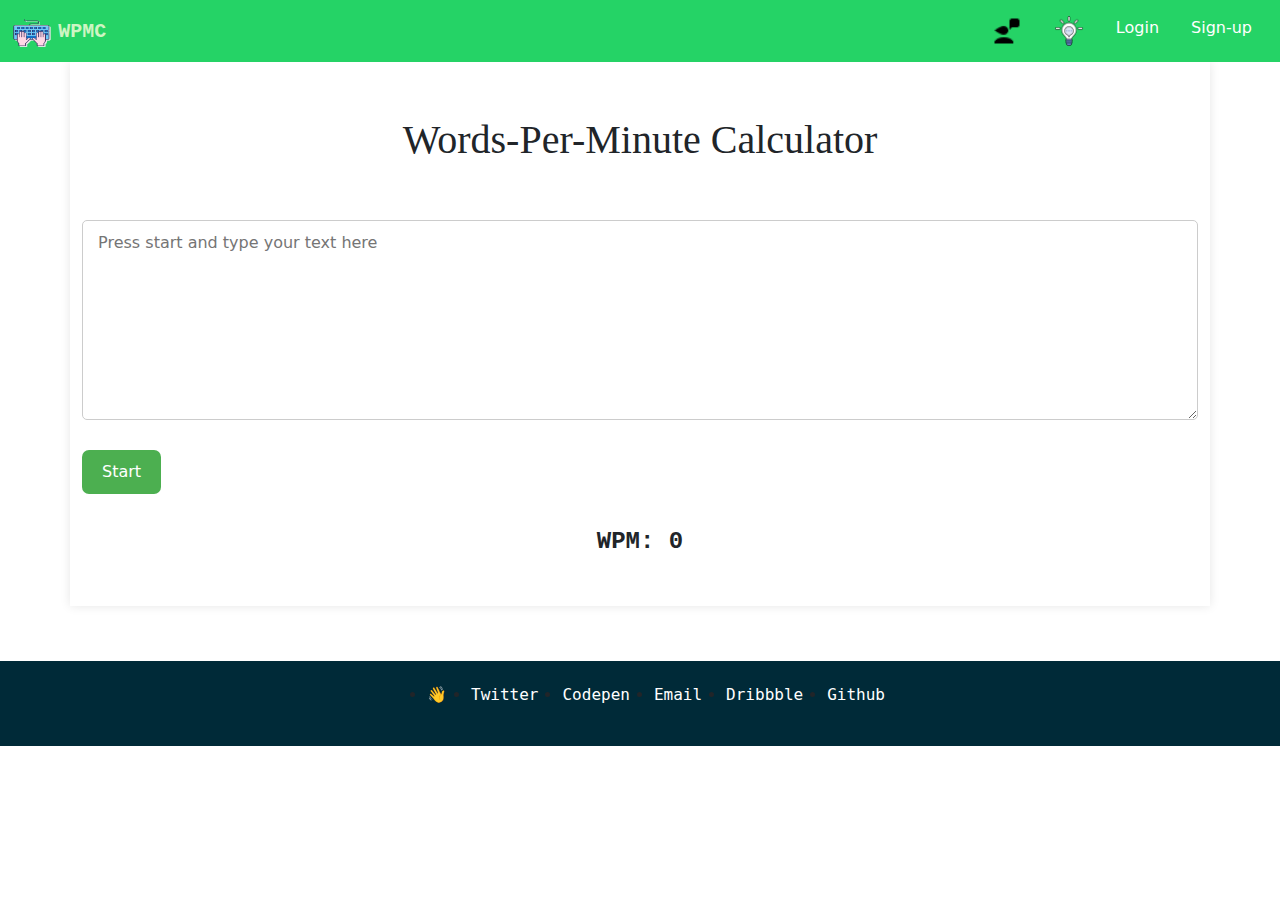
<file: index.html>
<!DOCTYPE html>
<html>
<head>
	<title>Words Per Minute Calculator</title>
	<link rel="stylesheet" type="text/css" href="style.css">
	<link href="https://cdn.jsdelivr.net/npm/bootstrap@5.3.0-alpha1/dist/css/bootstrap.min.css" rel="stylesheet" >
	<link rel="stylesheet" type="text/css" href="footer.css">
	<link rel="icon" href="./assets/logo.png" type="image/x-icon">
</head>
<style>
	.nav-link{
		align-items: center;
		color: white;
	}

</style>
<body>
	<!-- Navigation bar starts here -->

	<nav class="navbar ">
		<div class="container-fluid">
			<div class="navbar-header">
		  <a class="navbar-brand" href="index.html">
			<img src="./assets/logo.png" alt="Logo" width="40" height="30" class="d-inline-block align-text-top">
			<strong style="color: rgb(205, 245, 195); font-family:'Courier New', Courier, monospace;"> WPMC</strong>
		  </a>
		</div>
				<ul class="nav justify-content-end">
					<li class="nav-item" >
						<a class="nav-link" href="speechtotext.html"><img src="./assets/speechtotext.png" alt="speechtotext" width="30" height="30" ></a>
				 	</li>
					<li class="nav-item">
						<a class="nav-link" href="tips.html"><img src="./assets/tips.png" alt="tips" width="30" height="30"></a>
				 	</li>
					<li class="nav-item">
			  			<a class="nav-link" href="./login.html">Login</a>
					</li>
					<li class="nav-item">
			  			<a class="nav-link" href="./signup.html">Sign-up</a>
					</li>
		  		</ul>	
    	</div>
	</nav>
<!-- Navigation bar ends here -->

<!-- Main content area starts here -->
	<div class="container">
		<br>
		<h1 style="font-family :Georgia, 'Times New Roman', Times, serif">Words-Per-Minute Calculator</h1>
		<br><br>
		<textarea id="text" placeholder=" Press start and type your text here"></textarea>
		<button id="start-btn" >Start</button>
		<p id="wpm">WPM: 0</p>
	</div>
<!--Main content area ends here  -->

<!-- Footer starts here -->
	<footer>
		<div class="footerlinks w-100 py-4">
			<ul class="footerlist">
			  <li><a href="https://twitter.com/julesforrest" class="flink" >Twitter</a></li>
			  <li><a href="https://codepen.io/julesforrest" class="flink">Codepen</a></li>
			  <li><a href="mailto:julesforrest@gmail.com" class="flink">Email</a></li>
			  <li><a href="https://dribbble.com/julesforrest" class="flink">Dribbble</a></li>
			  <li><a href="https://github.com/julesforrest" class="flink">Github</a></li>
			  <li>
				<p>👋</p>
			  </li>
			</ul>
		  </div>
	</footer>
<!-- Footer ends here -->

	<script src="script.js"></script>
</body>
</html>
</file>
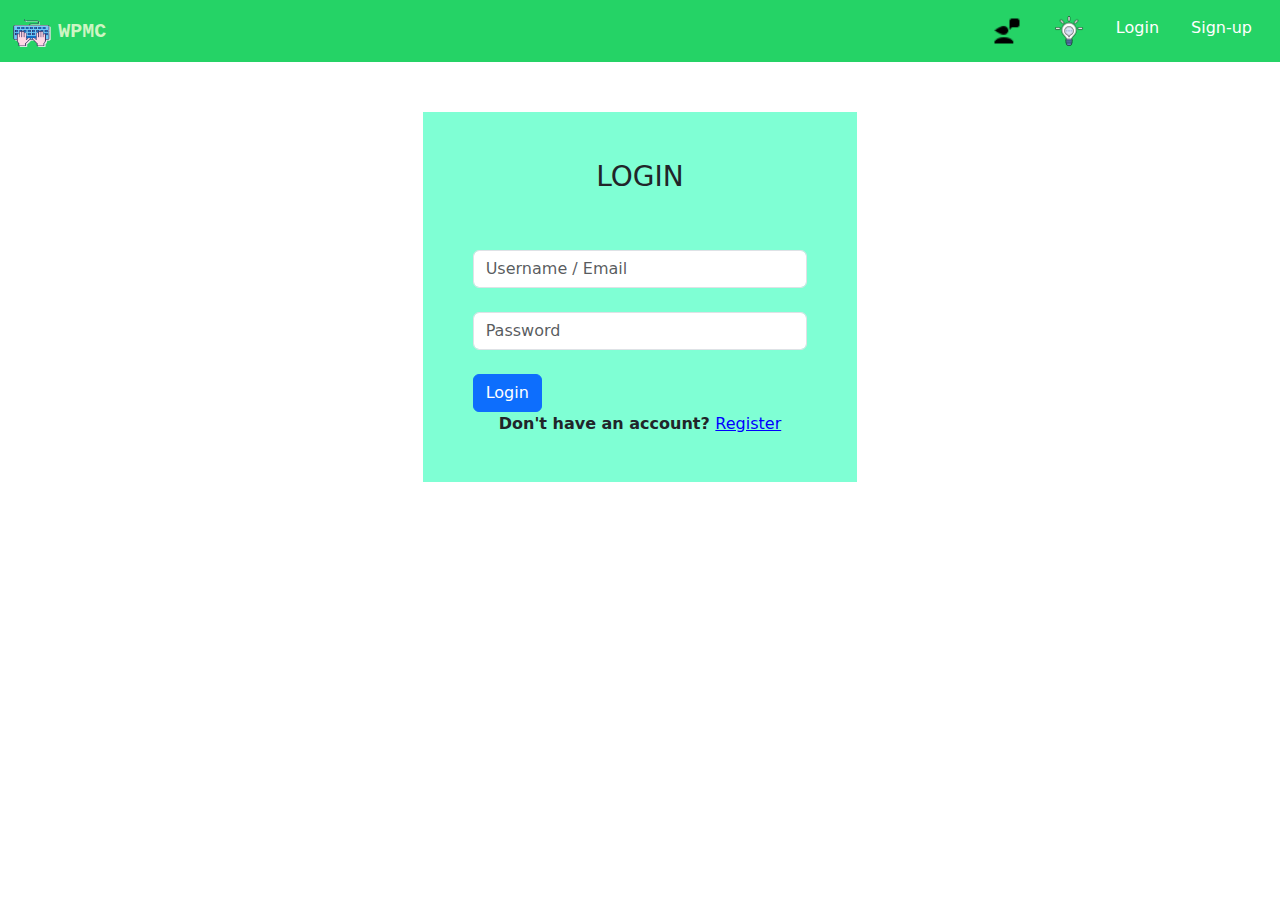
<file: login.html>
<!DOCTYPE html>
<html lang="en">
<head>
    <meta charset="UTF-8">
    <meta http-equiv="X-UA-Compatible" content="IE=edge">
    <meta name="viewport" content="width=device-width, initial-scale=1.0">
    <title>WPMC-Login</title>
    <link rel="stylesheet" type="text/css" href="style.css">
    <link href="https://cdn.jsdelivr.net/npm/bootstrap@5.3.0-alpha1/dist/css/bootstrap.min.css" rel="stylesheet" >
    <link rel="icon" href="./assets/logo.png" type="image/x-icon">
</head>
<style>
    .loginform{
        background-color: aquamarine;
        margin-top: 50px;
        padding: 0px 50px 30px 50px;
    }
    .nav-link{
		color: white;
	}

</style>
<body>

    	<!-- Navigation bar starts here -->
    <nav class="navbar ">
		<div class="container-fluid">
			<div class="navbar-header">
		  <a class="navbar-brand" href="index.html">
			<img src="./assets/logo.png" alt="Logo" width="40" height="30" class="d-inline-block align-text-top">
			<strong style="color: rgb(205, 245, 195); font-family:'Courier New', Courier, monospace;">WPMC</strong>
		  </a>
		</div>
				<ul class="nav justify-content-end">
                    <li class="nav-item">
						<a class="nav-link" href="speechtotext.html"><img src="./assets/speechtotext.png" alt="speechtotext" width="30" height="30"></a>
				 	</li>
                    <li class="nav-item">
						<a class="nav-link" href="tips.html"><img src="./assets/tips.png" alt="tips" width="30" height="30"></a>
				 	</li>
					<li class="nav-item">
			  			<a class="nav-link"  href="./login.html">Login</a>
					</li>
					<li class="nav-item">
			  			<a class="nav-link" href="./signup.html">Sign-up</a>
					</li>
		  		</ul>	
    	</div>
	</nav>
    <!-- Navigation bar ends here -->

    
    <div class="row">
        <div class="col-md-4"></div>

        <!-- Login form content starts here -->

        <div class="col-md-4 loginform">
            <br><br>
           <center><h3>LOGIN</h3></center> 
           <br><br>
           <form action="index.html" method="post" >
            <div class="form-group">
                <input type="text" name="name" class="form-control required" placeholder="Username / Email">
            </div>
            <br>
            <div class="form-group">
                <input type="password" name="password" class="form-control required" placeholder="Password">
            </div>
            <br>
            <button type="submit" class="btn btn-primary">Login</button>
            <div class="text-center">                
                <p> <strong> Don't have an account? </strong>
                    <a href="./signup.html" style="color:blue ;">Register</a></p>
              </div>

           </form>
        </div>
     <!-- Login form content ends here -->
        <div class="col-md-4"></div>
    </div>




















    <!-- <div id="login">
        <h3 class="text-center text-white pt-5">Login form</h3>
        <div class="container">
            <div id="login-row" class="row justify-content-center align-items-center">
                <div id="login-column" class="col-md-6">
                    <div id="login-box" class="col-md-12">
                        <form id="login-form" class="form" action="" method="post">
                            <h3 class="text-center text-info">Login</h3>
                            <div class="form-group">
                                <label for="username" class="text-info">Username:</label><br>
                                <input type="text" name="username" id="username" class="form-control">
                            </div>
                            <div class="form-group">
                                <label for="password" class="text-info">Password:</label><br>
                                <input type="text" name="password" id="password" class="form-control">
                            </div>
                            <div class="form-group">
                                <label for="remember-me" class="text-info"><span>Remember me</span> <span><input id="remember-me" name="remember-me" type="checkbox"></span></label><br>
                                <input type="submit" name="submit" class="btn btn-info btn-md" value="submit">
                            </div>
                            <div id="register-link" class="text-right">
                                <a href="#" class="text-info">Register here</a>
                            </div>
                        </form>
                    </div>
                </div>
            </div>
        </div>
    </div> -->
</body>
</html>
</file>
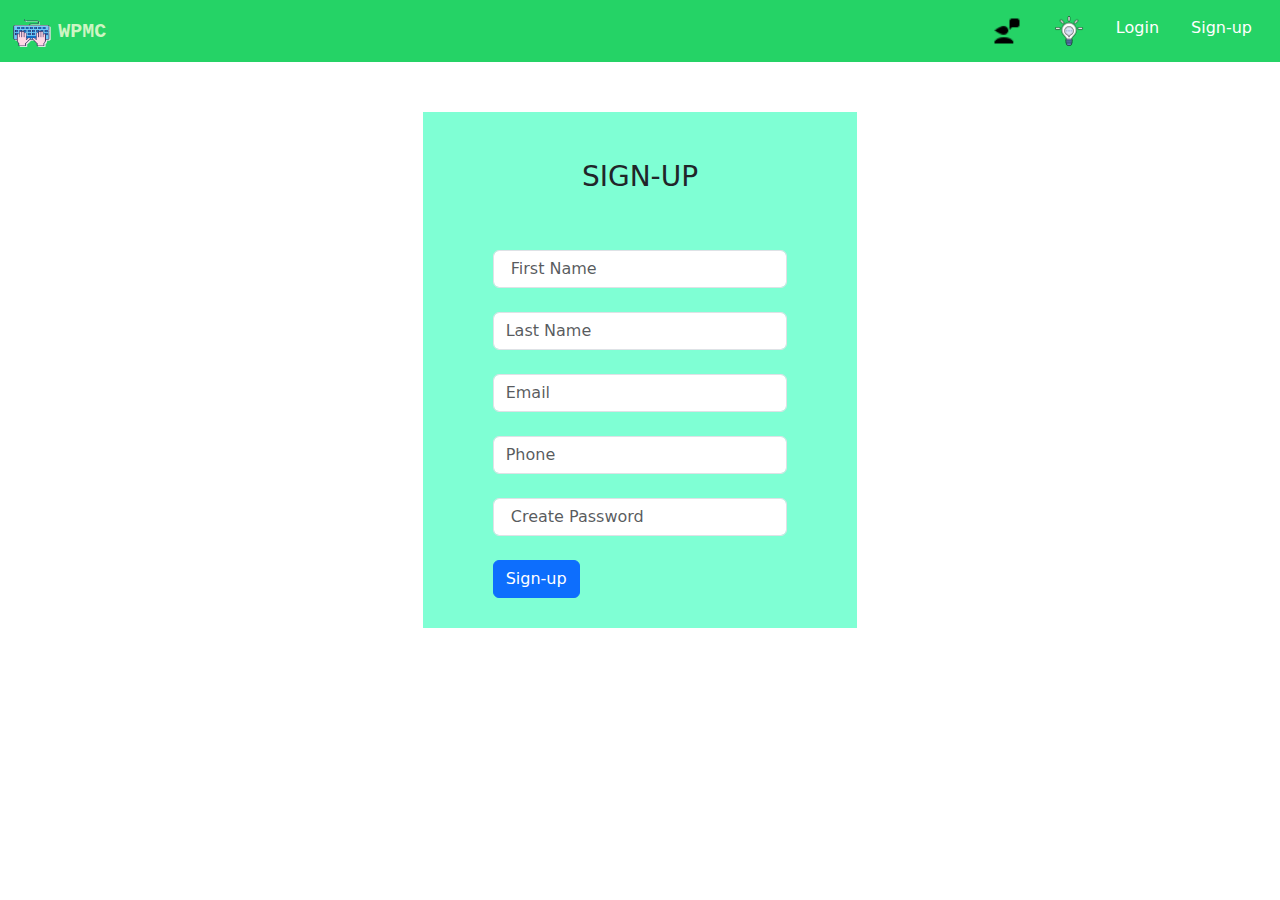
<file: signup.html>
<!DOCTYPE html>
<html lang="en">
<head>
    <meta charset="UTF-8">
    <meta http-equiv="X-UA-Compatible" content="IE=edge">
    <meta name="viewport" content="width=device-width, initial-scale=1.0">
    <title>WPMC-Signup</title>
    <link rel="stylesheet" type="text/css" href="style.css">
    <link href="https://cdn.jsdelivr.net/npm/bootstrap@5.3.0-alpha1/dist/css/bootstrap.min.css" rel="stylesheet" >
    <link rel="icon" href="./assets/logo.png" type="image/x-icon">
</head>
<style>
    .signform{
        background-color: aquamarine;
        margin-top: 50px;
        padding: 0px 70px 30px 70px;
    }
    .nav-link{
		color: white;
	}
</style>
<body>

    <!-- Navigation bar starts here -->
    <nav class="navbar ">
		<div class="container-fluid">
			<div class="navbar-header">
		  <a class="navbar-brand" href="index.html">
			<img src="./assets/logo.png" alt="Logo" width="40" height="30" class="d-inline-block align-text-top">
			<strong style="color: rgb(205, 245, 195);font-family:'Courier New', Courier, monospace;">WPMC</strong>
		  </a>
		</div>
				<ul class="nav justify-content-end">
                    <li class="nav-item">
						<a class="nav-link" href="speechtotext.html"><img src="./assets/speechtotext.png" alt="speechtotext" width="30" height="30"></a>
				 	</li>
                    <li class="nav-item">
						<a class="nav-link" href="tips.html"><img src="./assets/tips.png" alt="tips" width="30" height="30"></a>
				 	</li>
					<li class="nav-item">
			  			<a class="nav-link"  href="./login.html">Login</a>
					</li>
					<li class="nav-item">
			  			<a class="nav-link" href="./signup.html">Sign-up</a>
					</li>
		  		</ul>	
    	</div>
	</nav>
    <!-- Navigation bar ends here -->


    <div class="row">
        <div class="col-md-4"></div>

        <!-- Sign-up form starts here -->
        <div class="col-md-4 signform">
            <br><br>
           <center><h3>SIGN-UP </h3></center> 
           <br><br>
           <form action="login.html" method="post">
            <div class="form-group">
                <input type="text" name="fname" class="form-control required" placeholder=" First Name">
            </div>
            <br>
            <div class="form-group">
                <input type="text" name="lname" class="form-control required" placeholder="Last Name">
            </div>
            <br>
            <div class="form-group">
                <input type="email" name="email" class="form-control required" placeholder="Email">
            </div>
            <br>
            <div class="form-group">
                <input type="number" name="phone" class="form-control required" placeholder="Phone">
            </div>
            <br>
            <div class="form-group">
                <input type="password" name="cpass" class="form-control required" placeholder=" Create Password">
            </div>
            <br>
            <button type="submit" class="btn btn-primary">Sign-up</button>
            
           </form>
        </div>
        <!-- Sign-up form ends here -->
        
        <div class="col-md-4"></div>
    </div>
</file>
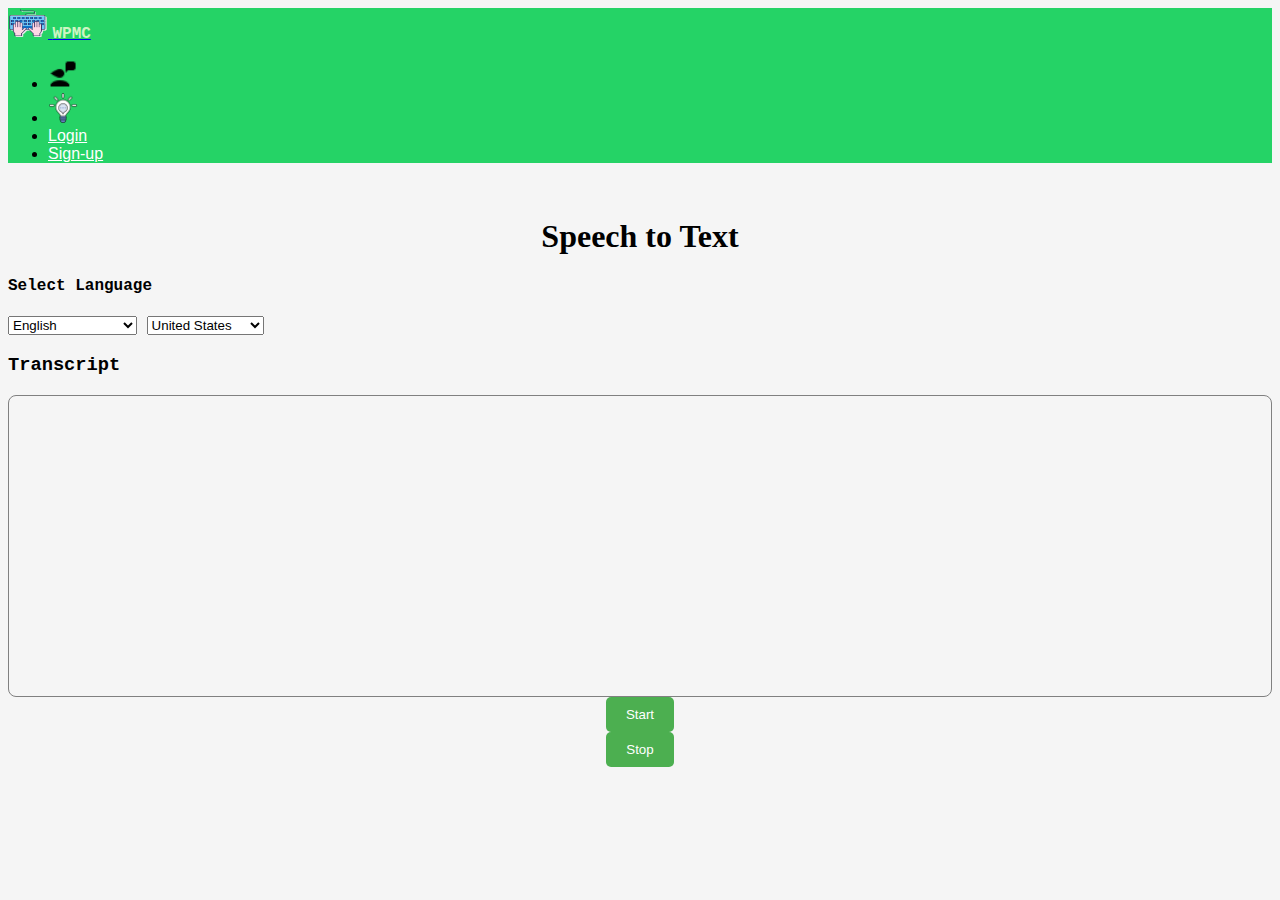
<file: speechtotext.html>
<!DOCTYPE html>
<html lang="en">

<head>
    <meta charset="UTF-8" />
    <meta name="viewport" content="width=device-width, initial-scale=1.0" />
    <link rel="stylesheet" type="text/css" href="style.css">
    <link href="https://cdn.jsdelivr.net/npm/bootstrap@5.3.0-alpha1/dist/css/bootstrap.min.css" rel="stylesheet" integrity="sha384-GLhlTQ8iRABdZLl6O3oVMWSktQOp6b7In1Zl3/Jr59b6EGGoI1aFkw7cmDA6j6gD" crossorigin="anonymous">
     <title>WPMC-Speech to Text</title>
     <link rel="icon" href="./assets/logo.png" type="image/x-icon">
	
</head>
<style>
    .mt-4{
        font-weight: bold;
        font-family:'Courier New', Courier, monospace ;
    }
    .nav-link{
		color: white;
	}
</style>

<body>

    <!-- Navigation bar starts here -->
    <nav class="navbar ">
		<div class="container-fluid">
			<div class="navbar-header">
		  <a class="navbar-brand" href="index.html">
			<img src="./assets/logo.png" alt="Logo" width="40" height="30" class="d-inline-block align-text-top">
			<strong style="color: rgb(205, 245, 195); font-family:'Courier New', Courier, monospace;"> WPMC</strong>
		  </a>
		</div>
				<ul class="nav justify-content-end">
					<li class="nav-item" >
						<a class="nav-link" href="speechtotext.html"><img src="./assets/speechtotext.png" alt="speechtotext" width="30" height="30" ></a>
				 	</li>
					<li class="nav-item">
						<a class="nav-link" href="tips.html"><img src="./assets/tips.png" alt="tips" width="30" height="30"></a>
				 	</li>
					<li class="nav-item">
			  			<a class="nav-link" href="./login.html">Login</a>
					</li>
					<li class="nav-item">
			  			<a class="nav-link" href="./signup.html">Sign-up</a>
					</li>
		  		</ul>	
    	</div>
	</nav>
    <!-- Navigation bar ends here -->


    <div class="row">
        <div class="col-md-2"></div>

        <!-- Speech to text main content area starts here -->
        <div class="col-md-8">
            <br>
            <h1 style="font-family :Georgia, 'Times New Roman', Times, serif; text-align: center;">Speech to Text</h1>
            
    <div class="mt-4" id="div_language">
        <h4 class="mb-3"><strong>Select Language</strong></h4>
        <select class="form-select" id="select_language" onchange="updateCountry()"></select>
        <select class="form-select mt-2" id="select_dialect"></select>
    </div>
    <h3 class="mt-4" >Transcript</h3>
    <div class="p-3" style="border: 1px solid gray; height: 300px; border-radius: 8px;">
        <span id="final"></span>
        <span id="interim"></span>
    </div>
    <div class="mt-4">
        <button  class="btn btn-success" id="start">Start</button>
        <button class="btn btn-danger" id="stop">Stop</button>
        <p id="status" class="lead mt-3" style="display: none">Listening...</p>
    </div>
    </div>
    <!-- Speech to text main content area ends here -->
    
    <div class="col-md-2"></div>
</div>
</body>

<script src="./language.js"></script>
<script src="./speechRecognition.js"></script>
</html>
</file>
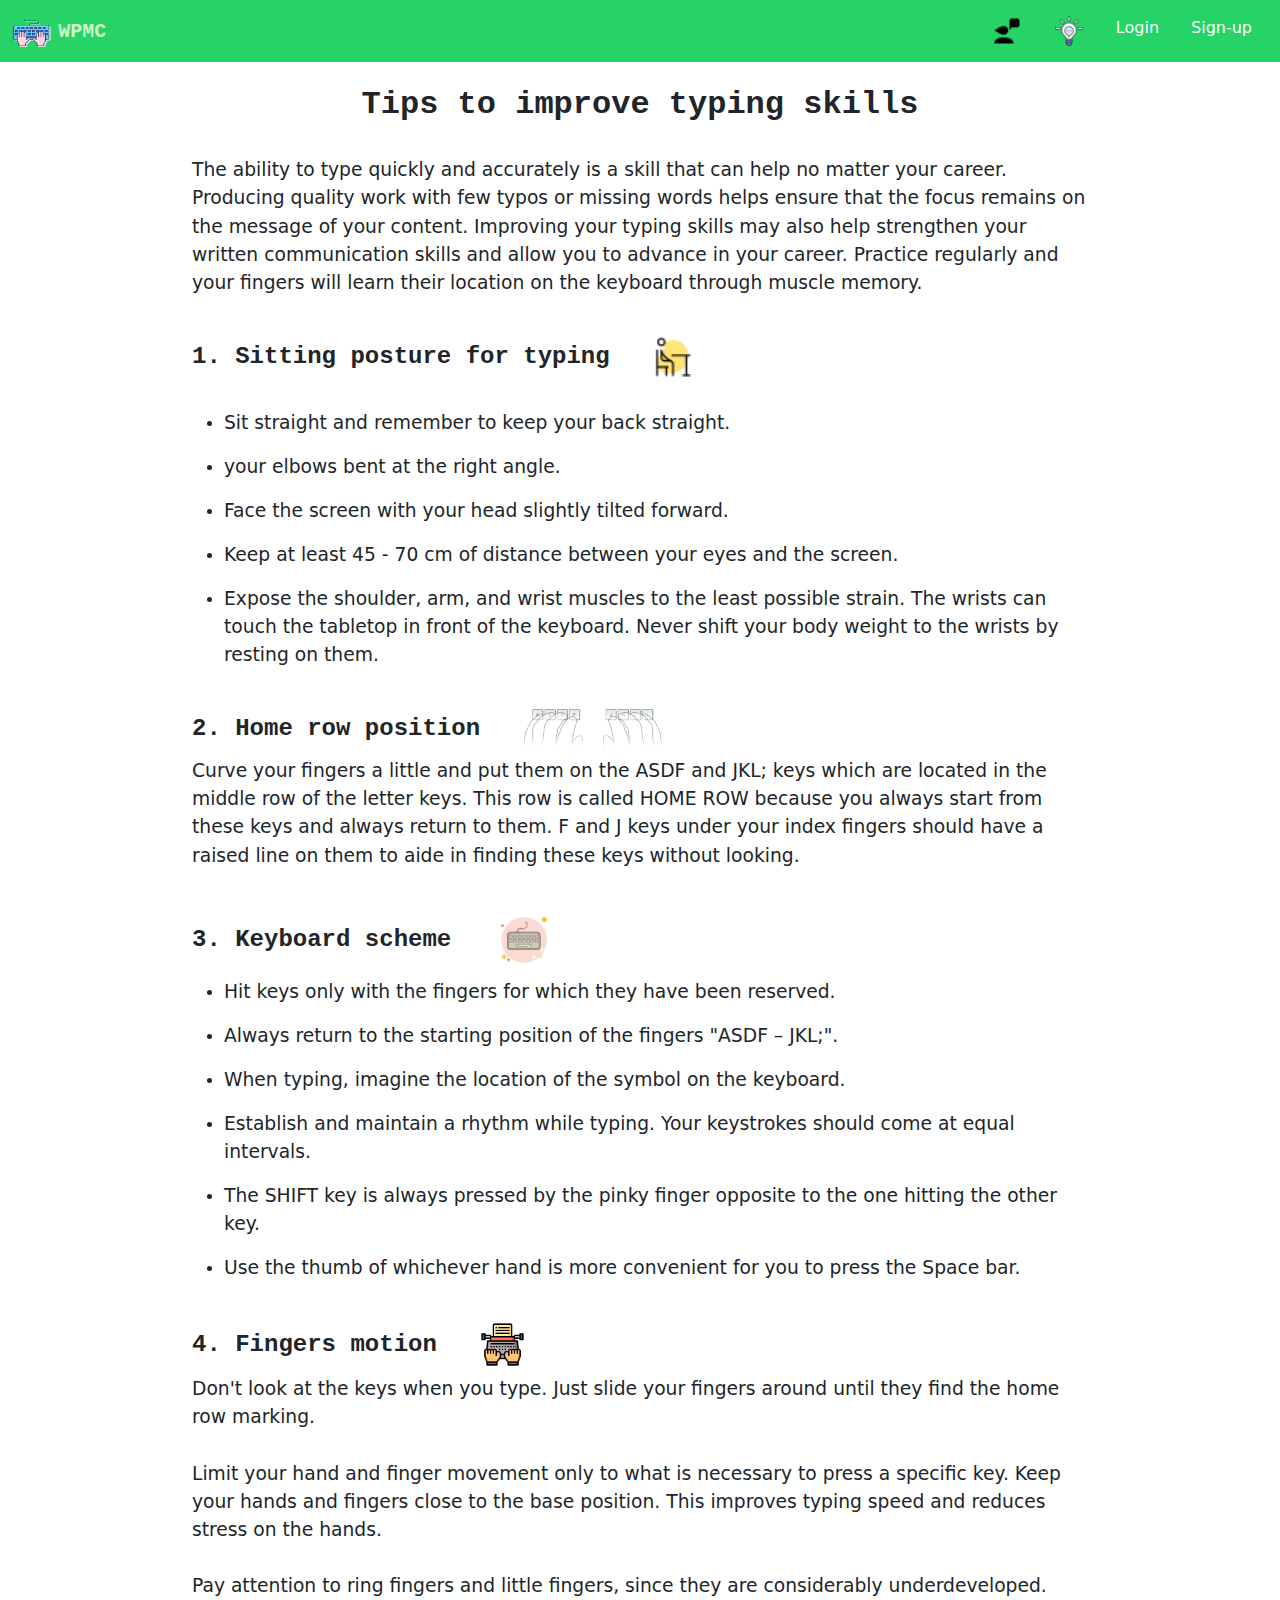
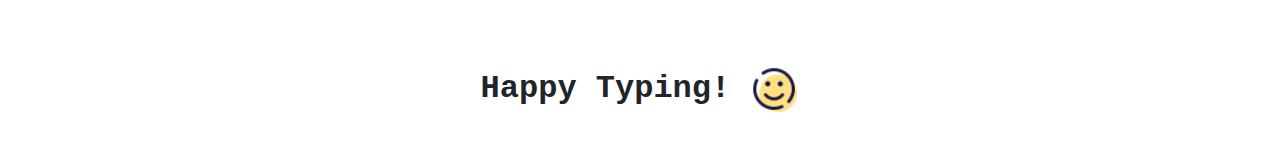
<file: tips.html>
<!DOCTYPE html>
<html lang="en">
<head>
    <meta charset="UTF-8">
    <meta http-equiv="X-UA-Compatible" content="IE=edge">
    <meta name="viewport" content="width=device-width, initial-scale=1.0">
    <title>WPMC-Tips</title>
    <link rel="stylesheet" type="text/css" href="style.css">
	<link href="https://cdn.jsdelivr.net/npm/bootstrap@5.3.0-alpha1/dist/css/bootstrap.min.css" rel="stylesheet" >
	<link rel="icon" href="./assets/logo.png" type="image/x-icon">

</head>
<style>
	.nav-link{
		color: white;
	}
	h2{
		font-family:'Courier New', Courier, monospace ;
		font-weight: bold;
		text-align: center;
	}
	p{		 
		font-size: 1.17rem; 
	}
	h4{
		font-family:'Courier New', Courier, monospace ;
		font-weight: bold;

	}
</style>
<body>

    <!-- Navigation bar starts here -->
	<nav class="navbar ">
		<div class="container-fluid">
			<div class="navbar-header">
		  <a class="navbar-brand" href="index.html">
			<img src="./assets/logo.png" alt="Logo" width="40" height="30" class="d-inline-block align-text-top">
			<strong style="color: rgb(205, 245, 195); font-family:'Courier New', Courier, monospace;"> WPMC</strong>
		  </a>
		</div>
				<ul class="nav justify-content-end">
					<li class="nav-item" >
						<a class="nav-link" href="speechtotext.html"><img src="./assets/speechtotext.png" alt="speechtotext" width="30" height="30" ></a>
				 	</li>
					<li class="nav-item">
						<a class="nav-link" href="tips.html"><img src="./assets/tips.png" alt="tips" width="30" height="30"></a>
				 	</li>
					<li class="nav-item">
			  			<a class="nav-link" href="./login.html">Login</a>
					</li>
					<li class="nav-item">
			  			<a class="nav-link" href="./signup.html">Sign-up</a>
					</li>
		  		</ul>	
    	</div>
	</nav>
	<!-- Navigation bar ends here -->

<br>

<!-- Tips main area content starts here -->

   <h2> Tips to improve typing skills</h2>
	<br>
<div style=" padding: 0 15% 0 15%;" >	
  <p>The ability to type quickly and accurately is a skill that can help no matter your career. 
	Producing quality work with few typos or missing words helps ensure that the focus remains on the message of your content.
	Improving your typing skills may also help strengthen your written communication skills and allow you to advance in your career.
	Practice regularly and your fingers will learn their location on the keyboard through muscle memory.</p>
	<br>
	
	<h4>1. Sitting posture for typing &nbsp; <img src="./assets/sit.png" alt="sitting posture" height="40" width="40"></h4><br>
		<ul><li><p>Sit straight and remember to keep your back straight.</p></li>
			<li><p>your elbows bent at the right angle.</p></li> 
			<li><p>Face the screen with your head slightly tilted forward.</p></li> 
			<li><p>Keep at least 45 - 70 cm of distance between your eyes and the screen.</p></li>
			<li><p>Еxpose the shoulder, arm, and wrist muscles to the least possible strain.
The wrists can touch the tabletop in front of the keyboard. Never shift your
 body weight to the wrists by resting on them.</p></li>
		</ul> <br>
	<h4>2. Home row position &nbsp; <img src="./assets/main_keys.webp" alt="keyboard"  height="40" width="140" ></h4>
	
	<p>Curve your fingers a little and put them on the ASDF and JKL; keys which are located in the middle row of the letter keys. 
		This row is called HOME ROW because you always start from these keys and always return to them.
		F and J keys under your index fingers should have a raised line on them to aide in finding these keys without looking.</p>
	<br>
	<h4>3. Keyboard scheme &nbsp; <img src="./assets/keyboard.png" alt="keyboard"  height="60" width="60" ></h4>
	<ul><li><p>Hit keys only with the fingers for which they have been reserved.</p></li>
		<li><p>Always return to the starting position of the fingers "ASDF – JKL;".</p></li> 
		<li><p>When typing, imagine the location of the symbol on the keyboard.</p></li> 
		<li><p>Establish and maintain a rhythm while typing. Your keystrokes should come at equal intervals.</p></li>
		<li><p>The SHIFT key is always pressed by the pinky finger opposite to the one hitting the other key.</p></li>
		<li><p>Use the thumb of whichever hand is more convenient for you to press the Space bar.</p></li>
	</ul>
	<br>
	<h4>4. Fingers motion &nbsp; <img src="./assets/finger.png" alt="hand"  height="45" width="45" ></h4>
	<p>Don't look at the keys when you type. Just slide your fingers around until they find the home row marking. 
		<br><br>

		Limit your hand and finger movement only to what is necessary to press a specific key. Keep your hands and fingers close to the base position. 
		This improves typing speed and reduces stress on the hands. 
		<br><br>
		
		Pay attention to ring fingers and little fingers, since they are considerably underdeveloped.</p>
	
  </div><br><br>
  <h2>Happy Typing! <img src="./assets/happy.png" alt="smiley"  height="50" width="50" ></h2>
  <br>

  <!-- Tips main area content ends here -->

</body>
</html>
</file>
<file: style.css>
body {
	font-family: Arial, sans-serif;
	background-color: #F5F5F5;
}

.container {
	max-width: 600px;
	margin: 0 auto;
	padding: 30px;
	background-color: #FFFFFF;
	box-shadow: 0px 0px 10px rgba(0, 0, 0, 0.1);
}

h1 {
	text-align: center;
}

textarea {
	display: block;
	width: 100%;
	height: 200px;
	margin-bottom: 20px;
	padding: 10px;
	font-size: 16px;
	line-height: 1.5;
	border: 1px solid #CCCCCC;
	border-radius: 5px;
	resize: none;
}

button {
	display: block;
	margin: 0 auto;
	background-color: #4CAF50;
	color: #FFFFFF;
	padding: 10px 20px;
	border: none;
	border-radius: 5px;
	cursor: pointer;
}

button:disabled {
	/* background-color: #CCCCCC; */
	color: #FFFFFF;
	cursor: not-allowed;
}

p#wpm {
	text-align: center;
	font-size: 24px;
	font-weight: bold;
	margin-top: 30px;
	font-family:'Courier New', Courier, monospace ;
}
#start-btn {
	margin-top: 30px;
	border-radius: 7px;

}
nav {
	background-color: #25d366;
}

  .nav-link{
	color: #F5F5F5;
  }
</file>
<file: footer.css>
.footerlist {
    display: inline-grid;
    grid-auto-flow: column;
    grid-gap: 24px;
    justify-items: center;
    margin: auto;
}



.flink{
    color: white;
    text-decoration: none;
   
    
}


li:last-child {
    grid-column: 1 / 2;
    grid-row: 1 / 2;
}

li:hover ~ li p {
    animation: wave-animation 0.3s infinite;
}

/* below is just for demo styling */

.footerlinks {
    display: flex;
    margin-top: 55px;
    margin-bottom: 0%;
    width: 100%;
    background-color: #002a38;
    line-height: 1.3;
    font-family: Menlo, monospace;
    
}

@keyframes wave-animation {
    0%, 100% {
        transform: rotate(0deg);
    }
    25% {
        transform: rotate(20deg);
    }
    75% {
        transform: rotate(-15deg);
    }
}
</file>
